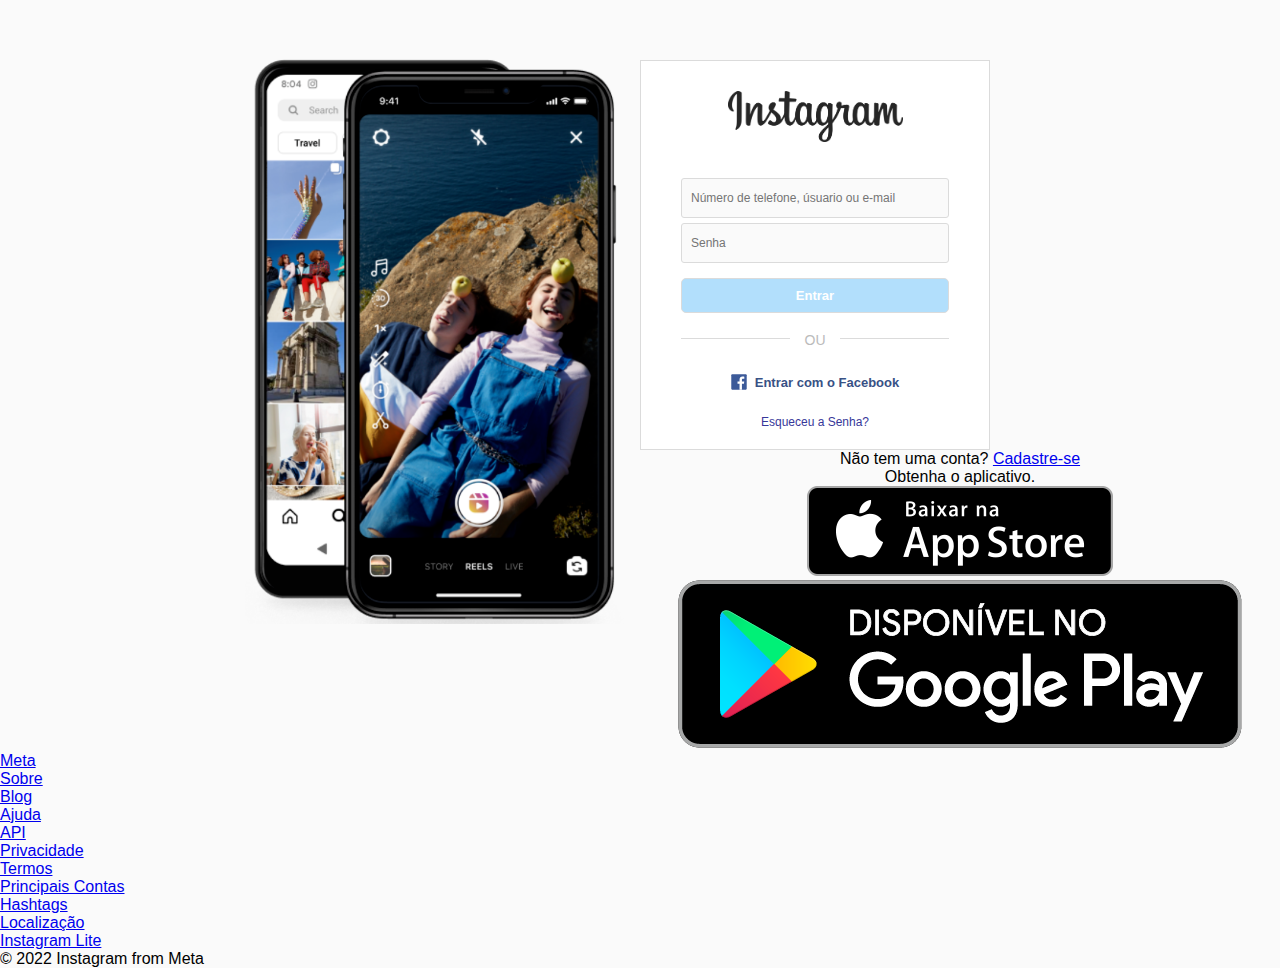
<file: index.html>
<!DOCTYPE html>
<html lang="en">

<head>
    <meta charset="UTF-8">
    <meta name="viewport" content="width=device-width, initial-scale=1.0">
    <title>Instagram</title>
    <link rel="stylesheet" href="css/styles.css">
    <link rel="shortcut icon" href="img/favicon.png" type="image/x-icon">
</head>

<body>
    <main>
        <div id="main-container">
            <div id="banner-container">
                <img src="img/banner2.png" alt="Crie uma conta no Instagram">
            </div>
            <!-- Login e Registro -->
            <div id="form-container">
                <div id="form-box">
                    <img id="logo-insta" src="img/logo_instagram.png" alt="Logo Instagram">
                    <form id="login-form">
                        <input type="text" name="username" placeholder="Número de telefone, úsuario ou e-mail">
                        <input type="password" name="password" placeholder="Senha">
                        <input type="submit" value="Entrar">
                    </form>

                    <div class="separator">
                        <div class="line"></div>
                        <span>Ou</span>
                    </div>

                    <div id="other-links">
                        <div id="facebook-login">
                            <a href="#">
                                <img src="img/logo_facebook.svg" alt="login facebook">
                                <span>Entrar com o Facebook</span>
                            </a>
                        </div>

                        <div id="forgot-password">
                            <a href="#">Esqueceu a Senha?</a>
                        </div>
                    </div>
                </div>

                <div id="register-container">
                    <p>Não tem uma conta? <a href="#">Cadastre-se</a></p>
                </div>
                <div id="get-app-container">
                    <p>Obtenha o aplicativo.</p>
                    <a href="#">
                        <img src="img/apple_btn.png" alt="Apple store">
                    </a>
                    <a href="#">
                        <img src="img/gplay_btn.png" alt="Google play">
                    </a>

                </div>
            </div>
        </div>
    </main>
    <footer>
        <nav>
            <ul id="footer-links">
                <li><a href="#">Meta</a></li>
                <li><a href="#">Sobre</a></li>
                <li><a href="#">Blog</a></li>
                <li><a href="#">Ajuda</a></li>
                <li><a href="#">API</a></li>
                <li><a href="#">Privacidade</a></li>
                <li><a href="#">Termos</a></li>
                <li><a href="#">Principais Contas</a></li>
                <li><a href="#">Hashtags</a></li>
                <li><a href="#">Localização</a></li>
                <li><a href="#">Instagram Lite</a></li>
            </ul>
        </nav>
        <p id="copyright">&copy; 2022 Instagram from Meta</p>
    </footer>
</body>

</html>
</file>
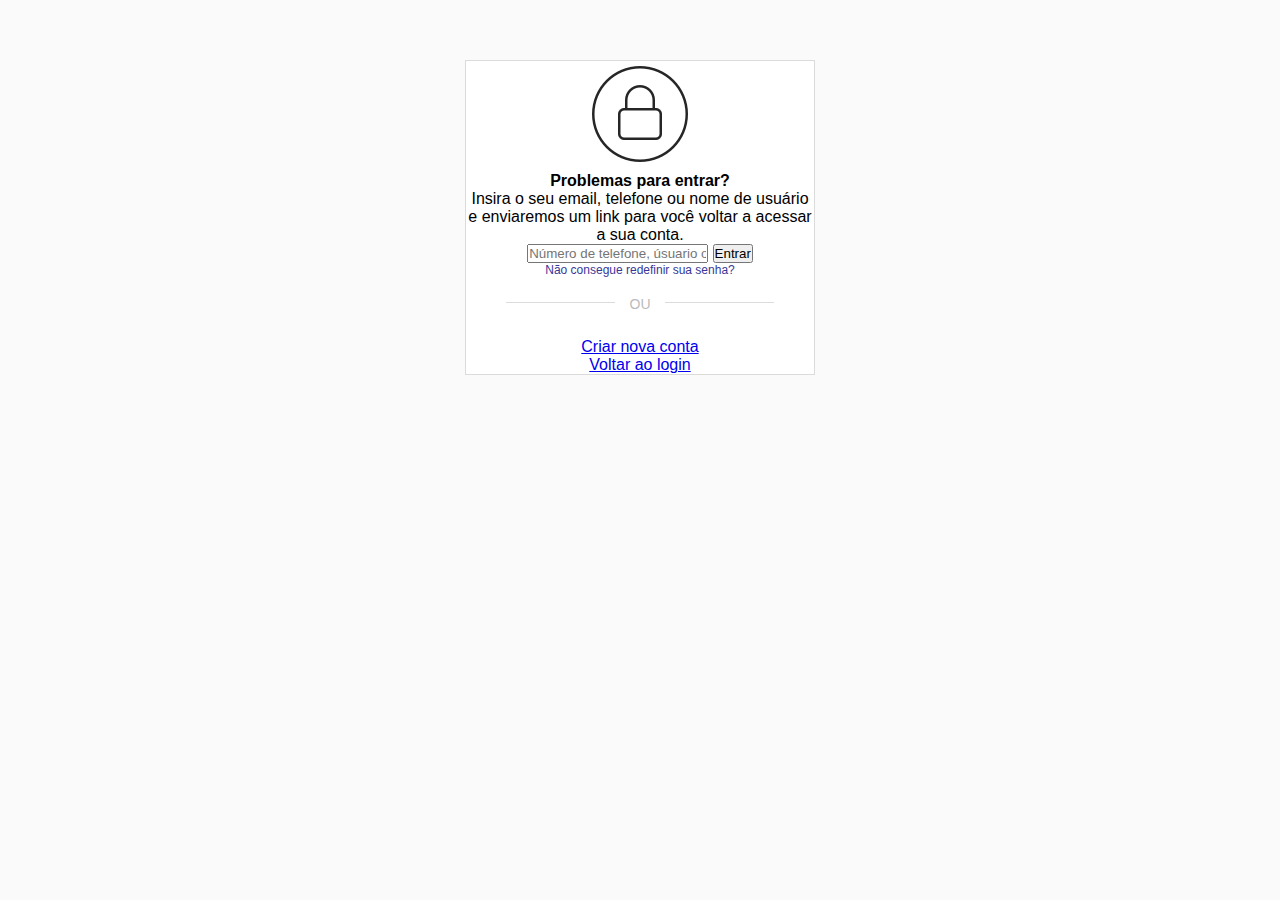
<file: esqueceu_a_senha.html>
<!DOCTYPE html>
<html lang="pt-br">
<head>
    <meta charset="UTF-8">
    <meta name="viewport" content="width=device-width, initial-scale=1.0">
    <title>Redefinir senha • Instagram</title>
    <link rel="stylesheet" href="css/stylesForgot.css">
    <link rel="shortcut icon" href="img/favicon.png" type="image/x-icon">
</head>
<body>
    <main>
        <div id="main-container">
            <div id="form-container">
                <div id="form-box">
                    <img id="img_esqueci_senha" src="img/forgot-password.png" alt="esqueci a senha">
                    <h4 id="titulo_esqueci_senha">Problemas para entrar?</h4>
                    <p id="texto_esqueci_senha">Insira o seu email, telefone ou nome de usuário e enviaremos um link para você voltar a acessar a sua conta.</p>
                    <form id="esqueci-form">
                        <input type="text" name="username" placeholder="Número de telefone, úsuario ou e-mail">
                        <input type="submit" value="Entrar">
                    </form>
                    <div id="forgot-password">
                        <a href="#">Não consegue redefinir sua senha?</a>
                    </div>

                    <div class="separator">
                        <div class="line"></div>
                        <span>Ou</span>
                    </div>
                    <div id="create-container">
                        <p><a href="#">Criar nova conta</a></p>
                    </div>

                    <div id="back-login">
                        <p><a href="#">Voltar ao login</a></p>
                    </div>
                </div>
            </div>
        </div>
    </main>
</body>
</html>
</file>
<file: css/styles.css>
/* GERAL */
* {
    margin: 0;
    padding: 0;
    box-sizing: border-box;
    font-family: Arial, Helvetica, sans-serif;
}

/* Corpo */
body {
    background-color: #FAFAFA;
}

/* Containers */

#main-container {
    display: flex;
    margin-top: 30px;
}

#banner-container,
#form-container {
    flex: 1 1 0;
    width: 50%;
}

#banner-container {
    text-align: right;
}

#banner-container img {
    width: 100%;
    margin-right: 15px;
    margin-top: 25px;
    max-width: 380px;
}

#form-container {
    text-align: center;
}

/* Login form */

#form-box {
    background-color: #FFF;
    border: 1px solid #DBDBDB;
    width: 350px;
    margin-top: 30px;
}

#logo-insta{
    width: 175px;
    height: 51px;
    margin: 30px auto 12px;
}

#login-form {
    margin-top: 20px;
}

#login-form input {
    display: block;
    font-size: 12px;
    padding: 12px 9px;
    background-color: #FAFAFA;
    border: 1px solid #DBDBDB;
    border-radius: 3px;
    width: 268px;
    margin: 5px auto;
}

#login-form input[type="submit"]{
    background-color: #B2dFFC;
    color: #FFF;
    margin-top: 15px;
    border-radius: 5px;
    height: 35px;
    font-size: 13px;
    padding: 0;
    font-weight: bold;
}

/* Separador */

.separator{
    position: relative;
}

.line {
    border-top: 1px solid #DBDBDB;
    width: 268px;
    margin: 25px auto 35px;
}

.separator span {
    position: absolute;
    text-transform: uppercase;
    color: #BBB;
    background-color: #FFF;
    top: -6px;
    width: 50px;
    margin-left: -25px;
    font-size: 14px;
}

/* FAcebook login */
#facebook-login{
    margin-bottom: 25px;
}

#facebook-login a {
    text-decoration: none;
    color: #385185;
    display: flex;
    align-items: center;
    justify-content: center;
}

#facebook-login img {
    width: 16px;
    height: 16px;
    margin-right: 8px;
}

#facebook-login span {
    font-weight: bold;
    font-size: 13px;
    margin-top: 1px;
}

/* Esqueci a senha */

#forgot-password {
    margin-bottom: 20px;
    font-size: 12px;
}

#forgot-password a {
    text-decoration: none;
    color: #373799;
}
</file>
<file: css/stylesForgot.css>
/* GERAL */
* {
    margin: 0;
    padding: 0;
    box-sizing: border-box;
    font-family: Arial, Helvetica, sans-serif;
}

/* Corpo */
body {
    background-color: #FAFAFA;
}

/* Containers */

#main-container {
    display: flex;
    margin-top: 30px;
}

#form-container, #form-box {
    /* display: flex;
    flex-direction: column;
    justify-content: center;
    align-items: center; */
    margin: 0 auto;

}
#banner-container,
#form-container {
    flex: 1 1 0;
    width: 50%;
}

#banner-container {
    text-align: right;
}

#banner-container img {
    width: 100%;
    margin-right: 15px;
    margin-top: 25px;
    max-width: 380px;
}

#form-container {
    text-align: center;
}

/* Login form */

#form-box {
    background-color: #FFF;
    border: 1px solid #DBDBDB;
    width: 350px;
    margin-top: 30px;
}

#logo-insta{
    width: 175px;
    height: 51px;
    margin: 30px auto 12px;
}

#login-form {
    margin-top: 20px;
}

#login-form input {
    display: block;
    font-size: 12px;
    padding: 12px 9px;
    background-color: #FAFAFA;
    border: 1px solid #DBDBDB;
    border-radius: 3px;
    width: 268px;
    margin: 5px auto;
}

#login-form input[type="submit"]{
    background-color: #B2dFFC;
    color: #FFF;
    margin-top: 15px;
    border-radius: 5px;
    height: 35px;
    font-size: 13px;
    padding: 0;
    font-weight: bold;
}

/* Separador */

.separator{
    position: relative;
}

.line {
    border-top: 1px solid #DBDBDB;
    width: 268px;
    margin: 25px auto 35px;
}

.separator span {
    position: absolute;
    text-transform: uppercase;
    color: #BBB;
    background-color: #FFF;
    top: -6px;
    width: 50px;
    margin-left: -25px;
    font-size: 14px;
}

/* FAcebook login */
#facebook-login{
    margin-bottom: 25px;
}

#facebook-login a {
    text-decoration: none;
    color: #385185;
    display: flex;
    align-items: center;
    justify-content: center;
}

#facebook-login img {
    width: 16px;
    height: 16px;
    margin-right: 8px;
}

#facebook-login span {
    font-weight: bold;
    font-size: 13px;
    margin-top: 1px;
}

/* Esqueci a senha */

#forgot-password {
    margin-bottom: 20px;
    font-size: 12px;
}

#forgot-password a {
    text-decoration: none;
    color: #373799;
}

/* REGISTER */

#register-container {
    background-color: #FFF;
    border: 1px solid #DBDBDB;
    width: 350px;
    margin-top: 10px;
    padding: 25px;
}

#register-container p {
    font-size: 14px;
    color: #262626;
}

#register-container a {
    color: #4a95f6;
    font-weight: bold;
    text-decoration: none;
}

/* GET APP */

#get-app-container{
    text-align: center;
    width: 350px;
}

#get-app-container p{
    margin: 20px 0;
    font-size: 13px;
}

#get-app-container img {
    width: 136px;
    height: 40px;
}

#get-app-container a {
    text-decoration: none;
}

/* FOOTER */
footer {
    text-align: left;
    width: 1000px;
    margin: 50px auto;
    display: flex;
    flex-direction: column;
    justify-content: center;
    align-items: center;
}

footer #footer-links {
    display: flex;
    list-style: none;
}

#footer-links li{
    margin-right: 10px;
}

#footer-links a, #copyright {
    text-decoration: none;
    color: #8e8e8e;
    font-size: 12px;
}

#copyright {
    margin-top: 10px;
}


/* MOBILE */
@media(max-width:450px){

    body{
        background-color: #fff;
    }

    #banner-container {
        display: none;
    }

    #main-container, #form-box{
        margin-top: 0;
    }

    #form-container, #form-box, #register-container, #get-app-container {
        width: 100%;
        border: none;
    }

    footer {
        width: 90%;
    }

    #footer-links {
        flex-wrap:wrap;
        justify-content: center;
    }

    #footer-links {
        margin-bottom: 15px;
    }
}

/* TABLET */
@media (max-width:768px){
    #banner-container {
        display: none;
    }

    #form-container, #form-box, #register-container, #get-app-container {
        width: 80%;
        height: 90%;
        margin: auto;
    }

    #register-container {
        margin-top: 20px;
    }
    footer {
        width: 90%;
    }

    #footer-links {
        flex-wrap:wrap;
        justify-content: center;
    }

    #footer-links {
        margin-bottom: 15px;
    }
}
</file>
